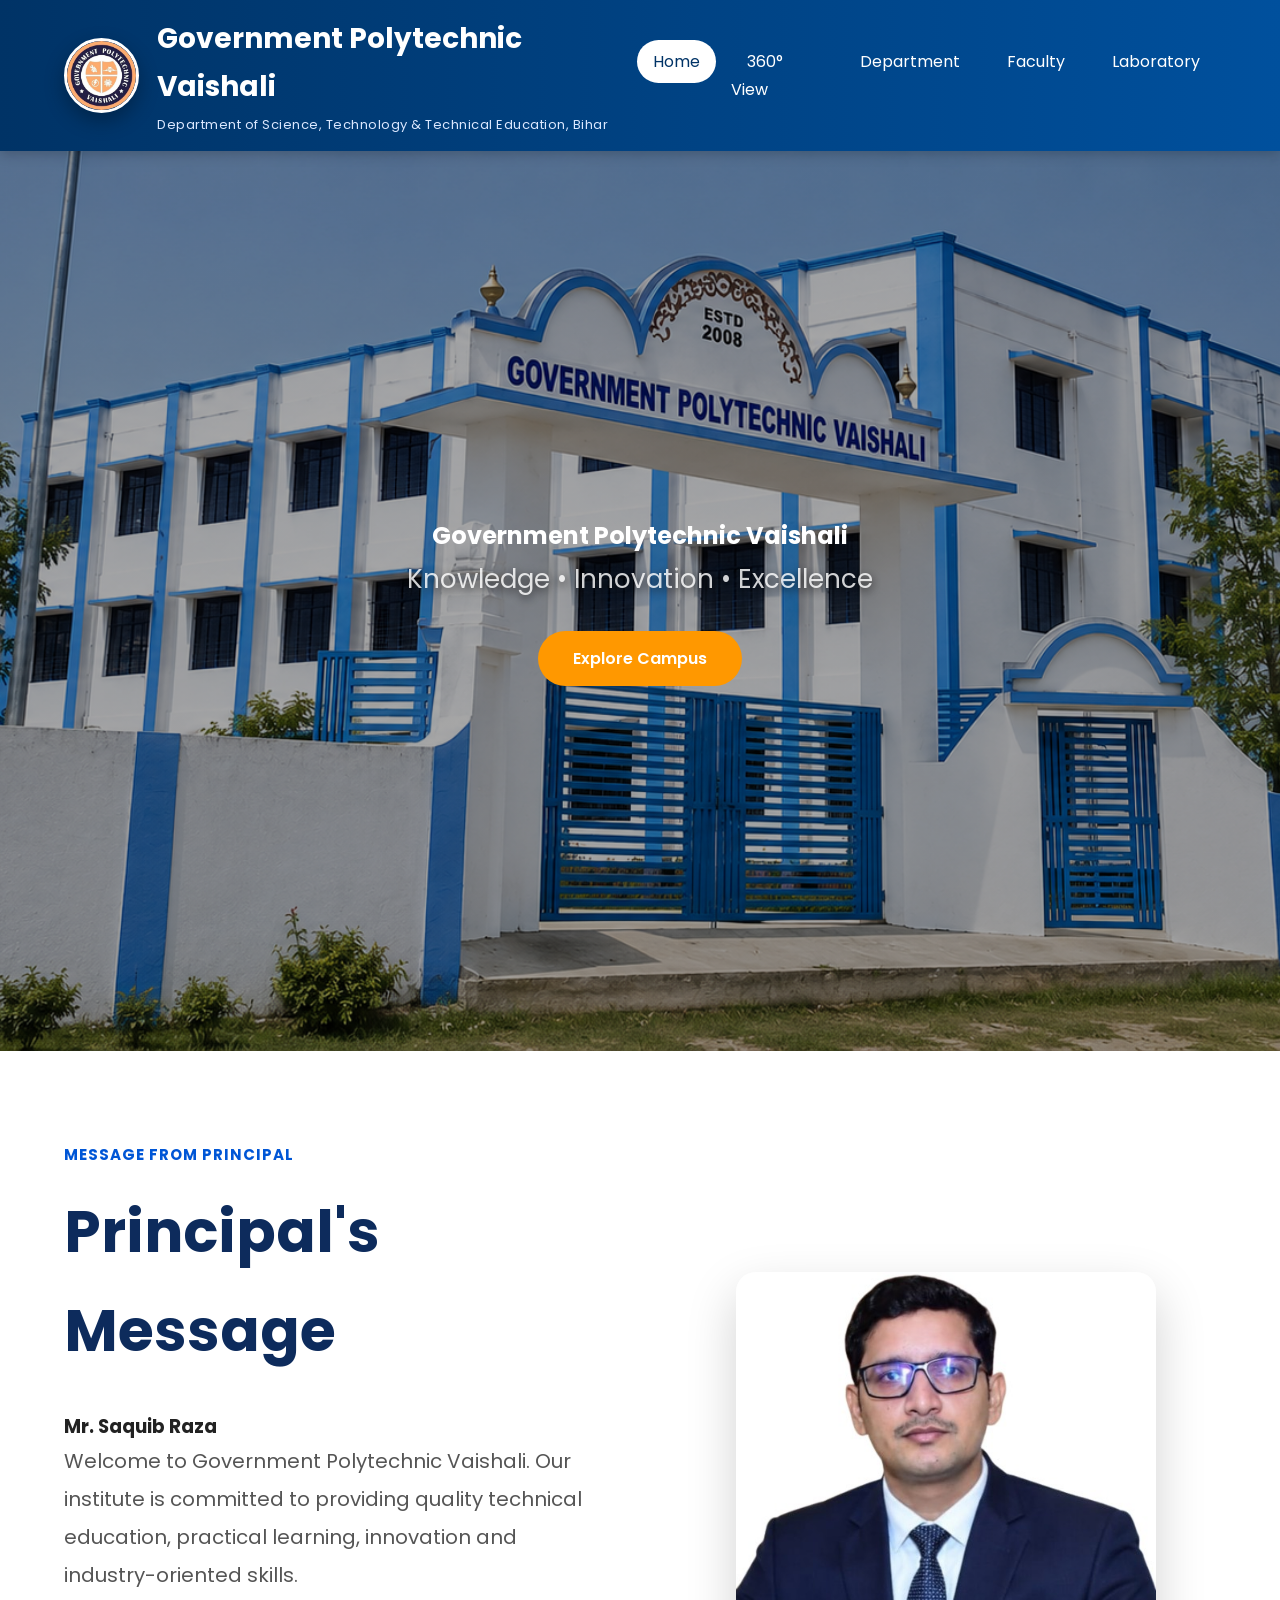
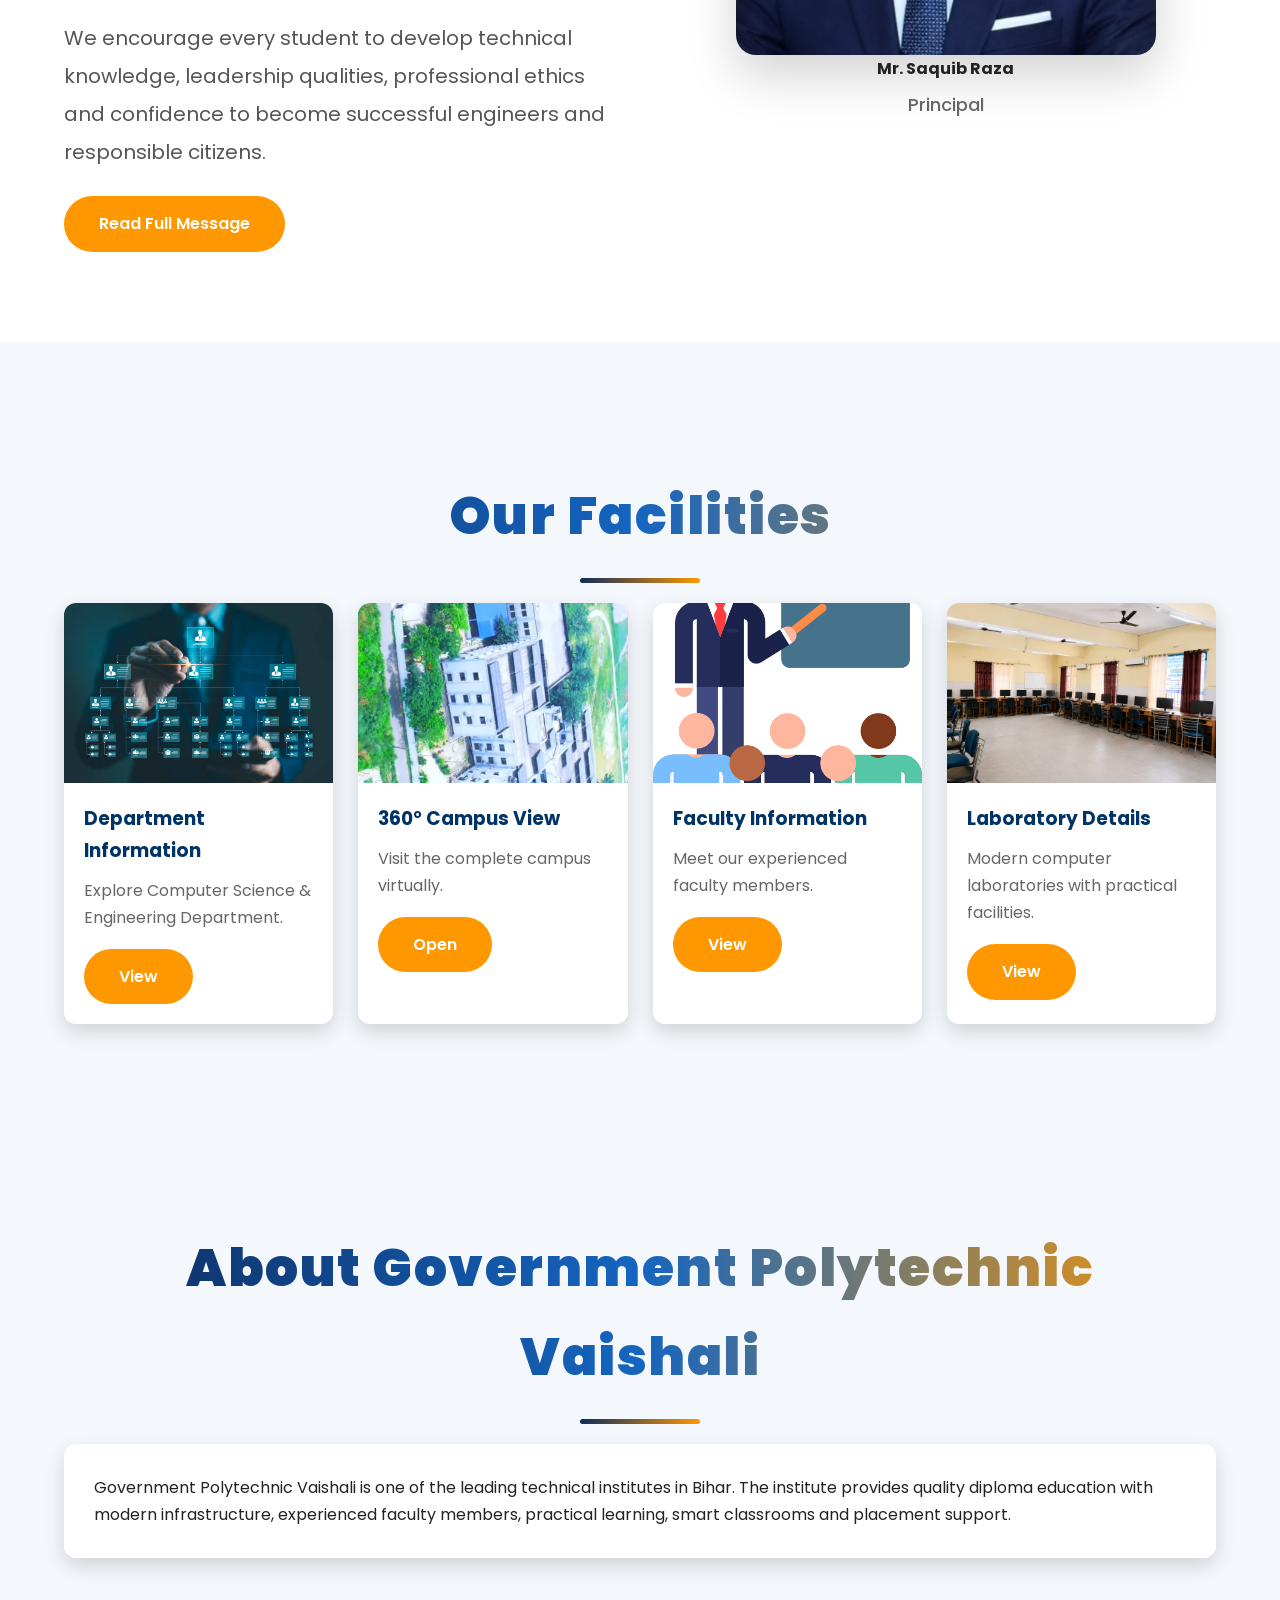
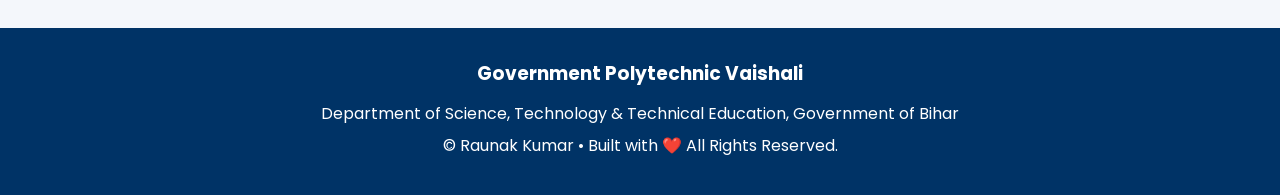
<file: index.html>
<!DOCTYPE html>
<html lang="en">
<head>
    <meta charset="UTF-8">
    <meta name="viewport" content="width=device-width, initial-scale=1.0">
    <meta name="description" content="Government Polytechnic Vaishali Official Website">
    <title>Government Polytechnic Vaishali</title>

    <link rel="stylesheet" href="CSS/style.css">
</head>

<body>

<!-- ================= HEADER ================= -->

<header>

    <div class="container navbar">

      <div class="logo">

<img src="IMAGE/Clg Logo.jpg" alt="Logo">

<div>

<h2>Government Polytechnic Vaishali</h2>

<p>Department of Science, Technology & Technical Education, Bihar</p>

</div>

</div>

        <nav>

            <ul>

                <li><a href="index.html" class="active">Home</a></li>

                <li><a href="view360.html">360° View</a></li>

                <li><a href="department.html">Department</a></li>

                <li><a href="faculty.html">Faculty</a></li>

                <li><a href="lab.html">Laboratory</a></li>

            </ul>

        </nav>

    </div>

</header>

<!-- ================= HERO ================= -->

<section class="hero">

    <div class="hero-content">

        <h1>
    <span class="govt">Government Polytechnic</span>
    <span class="vaishali">Vaishali</span>
</h1>
        <p>
            Knowledge • Innovation • Excellence
        </p>

        <a href="view360.html" class="btn">
            Explore Campus
        </a>

    </div>

</section>

<!-- ================= PRINCIPAL ================= -->

<section class="principal-section">

    <div class="container principal-container">

        <div class="principal-content">

            <span class="sub-title">MESSAGE FROM PRINCIPAL</span>

            <h2>Principal's Message</h2>

            <h3>Mr. Saquib Raza</h3> <!-- Yahan Principal ka naam likho -->

            <p>
                Welcome to Government Polytechnic Vaishali. Our institute is committed
                to providing quality technical education, practical learning,
                innovation and industry-oriented skills.
            </p>

            <p>
                We encourage every student to develop technical knowledge,
                leadership qualities, professional ethics and confidence
                to become successful engineers and responsible citizens.
            </p>

            <a href="#" class="btn">Read Full Message</a>

        </div>

        <div class="principal-image">

            <img src="IMAGE/principalsir.jpg" alt="Principal">

            <h4>Mr. Saquib Raza</h4>
            <p>Principal</p>

        </div>

    </div>

</section>
<!-- ================= FACILITIES ================= -->

<section>

<div class="container">

<h2 class="section-title">

Our Facilities

</h2>

<div class="cards">

<div class="card">

<img src="IMAGE/departmentimage.jpeg" alt="Department">

<div class="card-content">

<h3>Department Information</h3>

<p>

Explore Computer Science &
Engineering Department.

</p>

<a href="department.html" class="btn">

View

</a>

</div>

</div>

<div class="card">

<img src="IMAGE/Screenshot 2026-07-28 155534.png" alt="Campus">

<div class="card-content">

<h3>360° Campus View</h3>

<p>

Visit the complete campus
virtually.

</p>

<a href="view360.html" class="btn">

Open

</a>

</div>

</div>

<div class="card">

<img src="IMAGE/classroom.png" alt="Faculty">

<div class="card-content">

<h3>Faculty Information</h3>

<p>

Meet our experienced faculty
members.

</p>

<a href="faculty.html" class="btn">

View

</a>

</div>

</div>

<div class="card">

<img src="IMAGE/dbms.jpeg" alt="Lab">

<div class="card-content">

<h3>Laboratory Details</h3>

<p>

Modern computer laboratories
with practical facilities.

</p>

<a href="lab.html" class="btn">

View

</a>

</div>

</div>

</div>

</div>

</section>

<!-- ================= ABOUT ================= -->

<section>

<div class="container">

<h2 class="section-title">

About Government Polytechnic Vaishali

</h2>

<div class="lab-box">

<p>

Government Polytechnic Vaishali is one of the leading
technical institutes in Bihar. The institute provides
quality diploma education with modern infrastructure,
experienced faculty members, practical learning,
smart classrooms and placement support.

</p>

</div>

</div>

</section>

<!-- ================= FOOTER ================= -->

<footer>

<h3>

Government Polytechnic Vaishali

</h3>

<p>

Department of Science, Technology &
Technical Education, Government of Bihar

</p>

<p>

© Raunak Kumar • Built with ❤️
All Rights Reserved.

</p>

</footer>

</body>
</html>
</file>
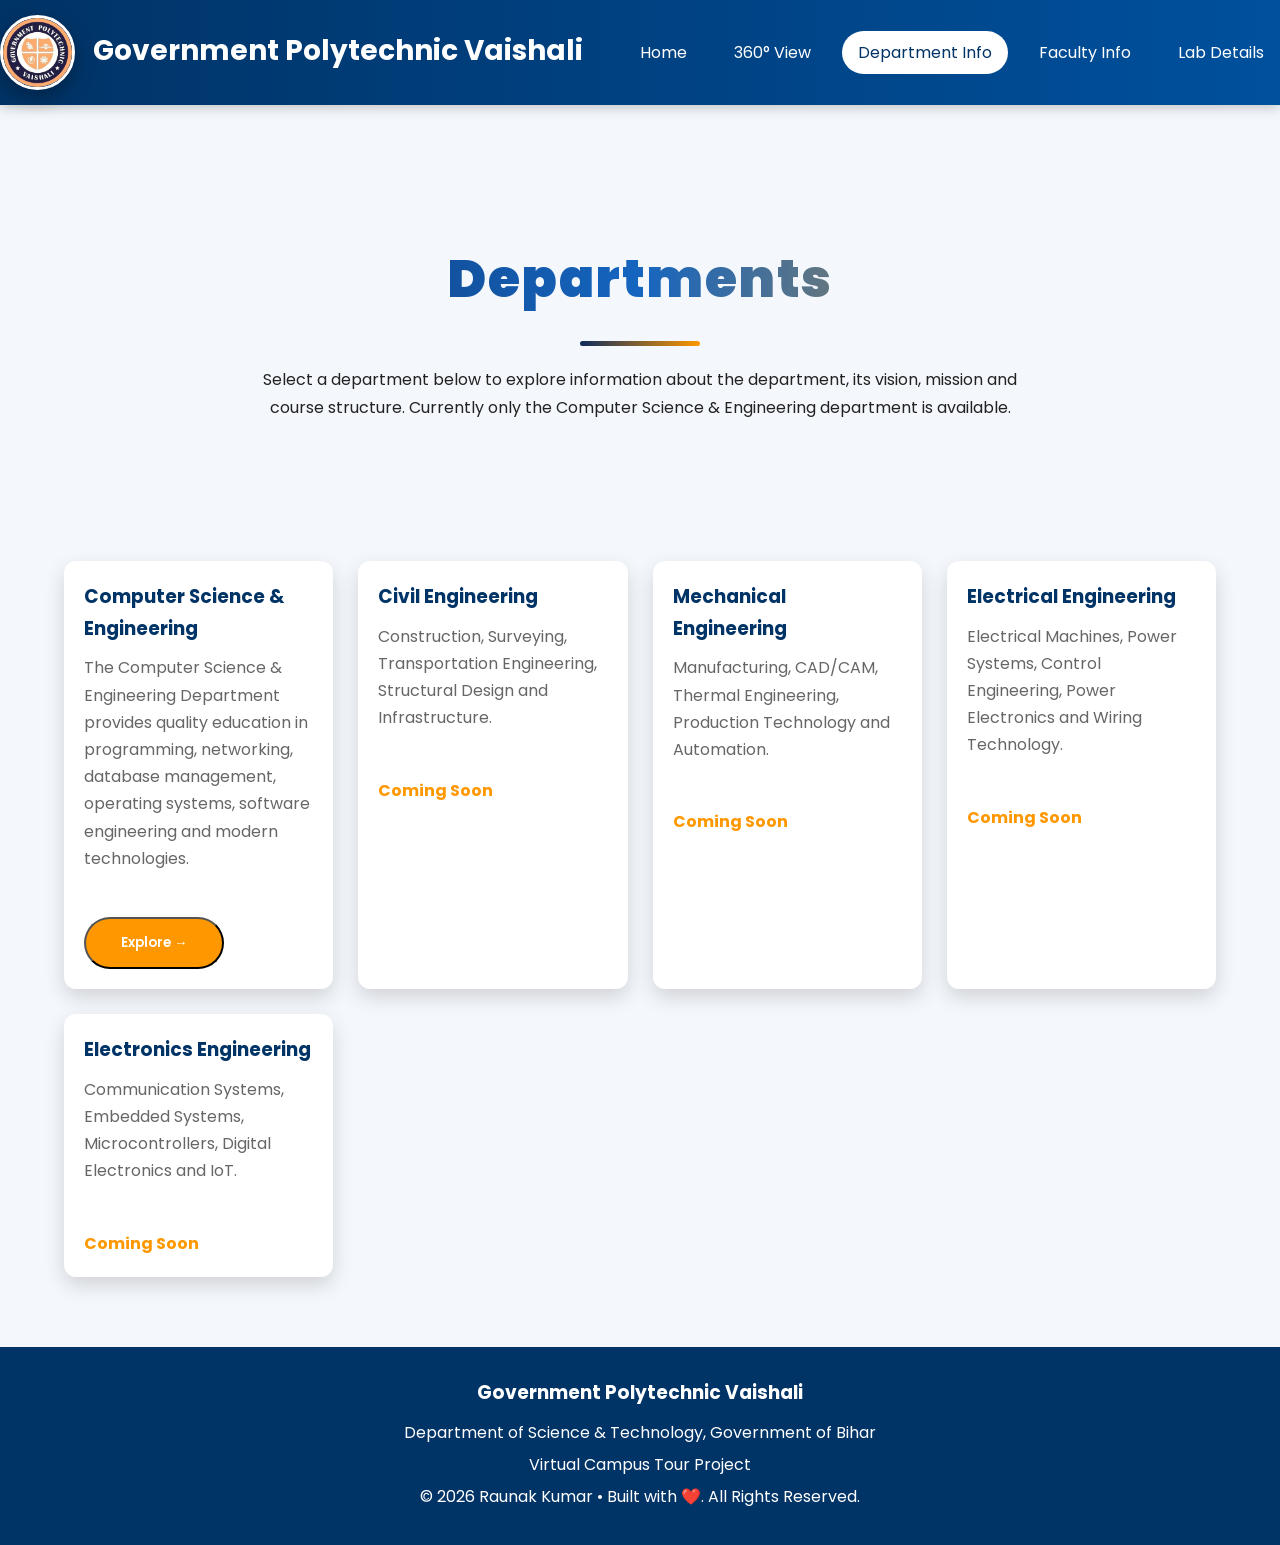
<file: department.html>
<!DOCTYPE html>
<html lang="en">

<head>

<meta charset="UTF-8">
<meta name="viewport" content="width=device-width, initial-scale=1.0">

<title>Department Information | Government Polytechnic Vaishali</title>

<link rel="stylesheet" href="CSS/style.css">

</head>

<body>

<!-- ================= HEADER ================= -->

<header>

<div class="navbar">

<div class="logo">
<img src="IMAGE/Clg Logo.jpg" alt="College Logo">
<h2>Government Polytechnic Vaishali</h2>
</div>

<nav>
<ul>
<li><a href="index.html">Home</a></li>
<li><a href="view360.html">360° View</a></li>
<li><a href="department.html" class="active">Department Info</a></li>
<li><a href="faculty.html">Faculty Info</a></li>
<li><a href="lab.html">Lab Details</a></li>
</ul>
</nav>

</div>

</header>

<!-- ================= PAGE================= -->

<section>

<div class="container">

<h2 class="section-title">
Departments
</h2>

<p style="text-align:center;max-width:800px;margin:auto;">
Select a department below to explore information about the department,
its vision, mission and course structure.
Currently only the Computer Science & Engineering department is available.
</p>

</div>

</section>

<!-- ================= DEPARTMENTS ================= -->

<section>

<div class="container">

<div class="cards">

<!-- CSE -->

<div class="card">

<div class="card-content">

<h3>Computer Science & Engineering</h3>

<p>

The Computer Science & Engineering Department provides
quality education in programming, networking,
database management, operating systems,
software engineering and modern technologies.

</p>

<br>

<button class="btn" id="exploreBtn">

Explore →

</button>

</div>

</div>

<!-- CIVIL -->

<div class="card">

<div class="card-content">

<h3>Civil Engineering</h3>

<p>

Construction, Surveying,
Transportation Engineering,
Structural Design and Infrastructure.

</p>

<br>

<b style="color:#ff9800;">Coming Soon</b>

</div>

</div>

<!-- MECHANICAL -->

<div class="card">

<div class="card-content">

<h3>Mechanical Engineering</h3>

<p>

Manufacturing,
CAD/CAM,
Thermal Engineering,
Production Technology
and Automation.

</p>

<br>

<b style="color:#ff9800;">Coming Soon</b>

</div>

</div>

<!-- ELECTRICAL -->

<div class="card">

<div class="card-content">

<h3>Electrical Engineering</h3>

<p>

Electrical Machines,
Power Systems,
Control Engineering,
Power Electronics
and Wiring Technology.

</p>

<br>

<b style="color:#ff9800;">Coming Soon</b>

</div>

</div>

<!-- ELECTRONICS -->

<div class="card">

<div class="card-content">

<h3>Electronics Engineering</h3>

<p>

Communication Systems,
Embedded Systems,
Microcontrollers,
Digital Electronics
and IoT.

</p>

<br>

<b style="color:#ff9800;">Coming Soon</b>

</div>

</div>

</div>

</div>

</section>

<!-- ===================================================
     CSE DETAILS
     Hidden initially
=================================================== -->

<section id="cseSection" style="display:none;">

<div class="container">

<h2 class="section-title">

Computer Science & Engineering Department

</h2>

<!-- ABOUT -->

<div class="lab-box">

<h3>About Department</h3>

<p>

The Computer Science & Engineering Department provides
quality technical education in Programming,
Database Management System,
Computer Networks,
Operating Systems,
Software Engineering,
Web Technologies,
Cloud Computing
and Emerging Technologies.

</p>

<br>

<p>

Students gain theoretical knowledge together with
practical laboratory experience through
projects,
seminars,
industrial visits,
technical workshops
and skill-based learning.

</p>

</div>

<br>

<!-- VISION & MISSION -->

<div class="cards">

<div class="card">

<div class="card-content">

<h3>Vision</h3>

<p>

To become a leading Computer Science &
Engineering Department by providing
quality technical education and producing
competent engineers with innovation,
leadership,
professional ethics
and lifelong learning.

</p>

</div>

</div>

<div class="card">

<div class="card-content">

<h3>Mission</h3>

<p>

• Provide quality technical education.

<br><br>

• Develop programming and analytical skills.

<br><br>

• Encourage innovation,
research
and teamwork.

<br><br>

• Prepare students for
industry,
entrepreneurship
and higher education.

</p>

</div>

</div>

</div>

<br><br>

<!-- COURSE STRUCTURE -->

<h2 class="section-title">

Course Structure

</h2>

<div class="lab-box">

<h3>

Click a Semester to View Subjects

</h3>

<div class="semester">

<button class="btn semester-btn" data-target="sem1">

▶ Semester I

</button>

<div id="sem1" class="semester-content" style="display:none;">

<!-- ================= SEMESTER I ================= -->

<ul>

<li>Engineering Mathematics - I</li>

<li>Engineering Physics</li>

<li>Engineering Chemistry</li>

<li>Communication Skills</li>

<li>Basic Electrical Engineering</li>

<li>Workshop Practice</li>

</ul>

</div>

<br>

<button class="btn semester-btn" data-target="sem2">

▶ Semester II

</button>

<div id="sem2" class="semester-content" style="display:none;">

<ul>

<li>Engineering Mathematics - II</li>

<li>Applied Physics</li>

<li>Web Technology</li>

<li>Object Oriented Programming Using C++</li>

<li>Communication Skills - II</li>

</ul>

</div>

<br>

<button class="btn semester-btn" data-target="sem3">

▶ Semester III

</button>

<div id="sem3" class="semester-content" style="display:none;">

<ul>

<li>Data Structure & Algorithm</li>

<li>Python Programming</li>

<li>Discrete Structure</li>

<li>Digital Electronics & Microprocessor</li>

<li>Operating System</li>

</ul>

</div>

<br>

<button class="btn semester-btn" data-target="sem4">

▶ Semester IV

</button>

<div id="sem4" class="semester-content" style="display:none;">

<!-- ================= SEMESTER IV ================= -->

<ul>

<li>Java Programming</li>

<li>Theory of Computation</li>

<li>Database Management System</li>

<li>Computer Organization & Architecture</li>

<li>Computer Troubleshooting & Maintenance</li>

<li>Environmental Education & Sustainable Development</li>

<li>Employability Skills Development</li>

</ul>

</div>

<br>

<!-- ================= SEMESTER V ================= -->

<button class="btn semester-btn" data-target="sem5">

▶ Semester V

</button>

<div id="sem5" class="semester-content" style="display:none;">

<ul>

<li>Data Communication & Computer Network</li>

<li>Software Engineering</li>

<li>Programme Elective - I</li>

<li>Open Elective - I</li>

<li>Entrepreneurship Development & Start-ups</li>

<li>Summer Internship - II</li>

<li>Minor Project</li>

</ul>

</div>

<br>

<!-- ================= SEMESTER VI ================= -->

<button class="btn semester-btn" data-target="sem6">

▶ Semester VI

</button>

<div id="sem6" class="semester-content" style="display:none;">

<ul>

<li>Cloud Computing</li>

<li>Computer Network with Linux & Windows</li>

<li>Programme Elective - II</li>

<li>Open Elective - II</li>

<li>Major Project</li>

</ul>

</div>

</div>

</div>

</section>

<!-- ================= FOOTER ================= -->

<footer>

<h3>Government Polytechnic Vaishali</h3>

<p>Department of Science & Technology, Government of Bihar</p>

<p>Virtual Campus Tour Project</p>

<p>© 2026 Raunak Kumar • Built with ❤️. All Rights Reserved.</p>

</footer>

<!-- ================= JAVASCRIPT ================= -->

<script src="JS/department.js"></script>

</body>

</html>
</file>
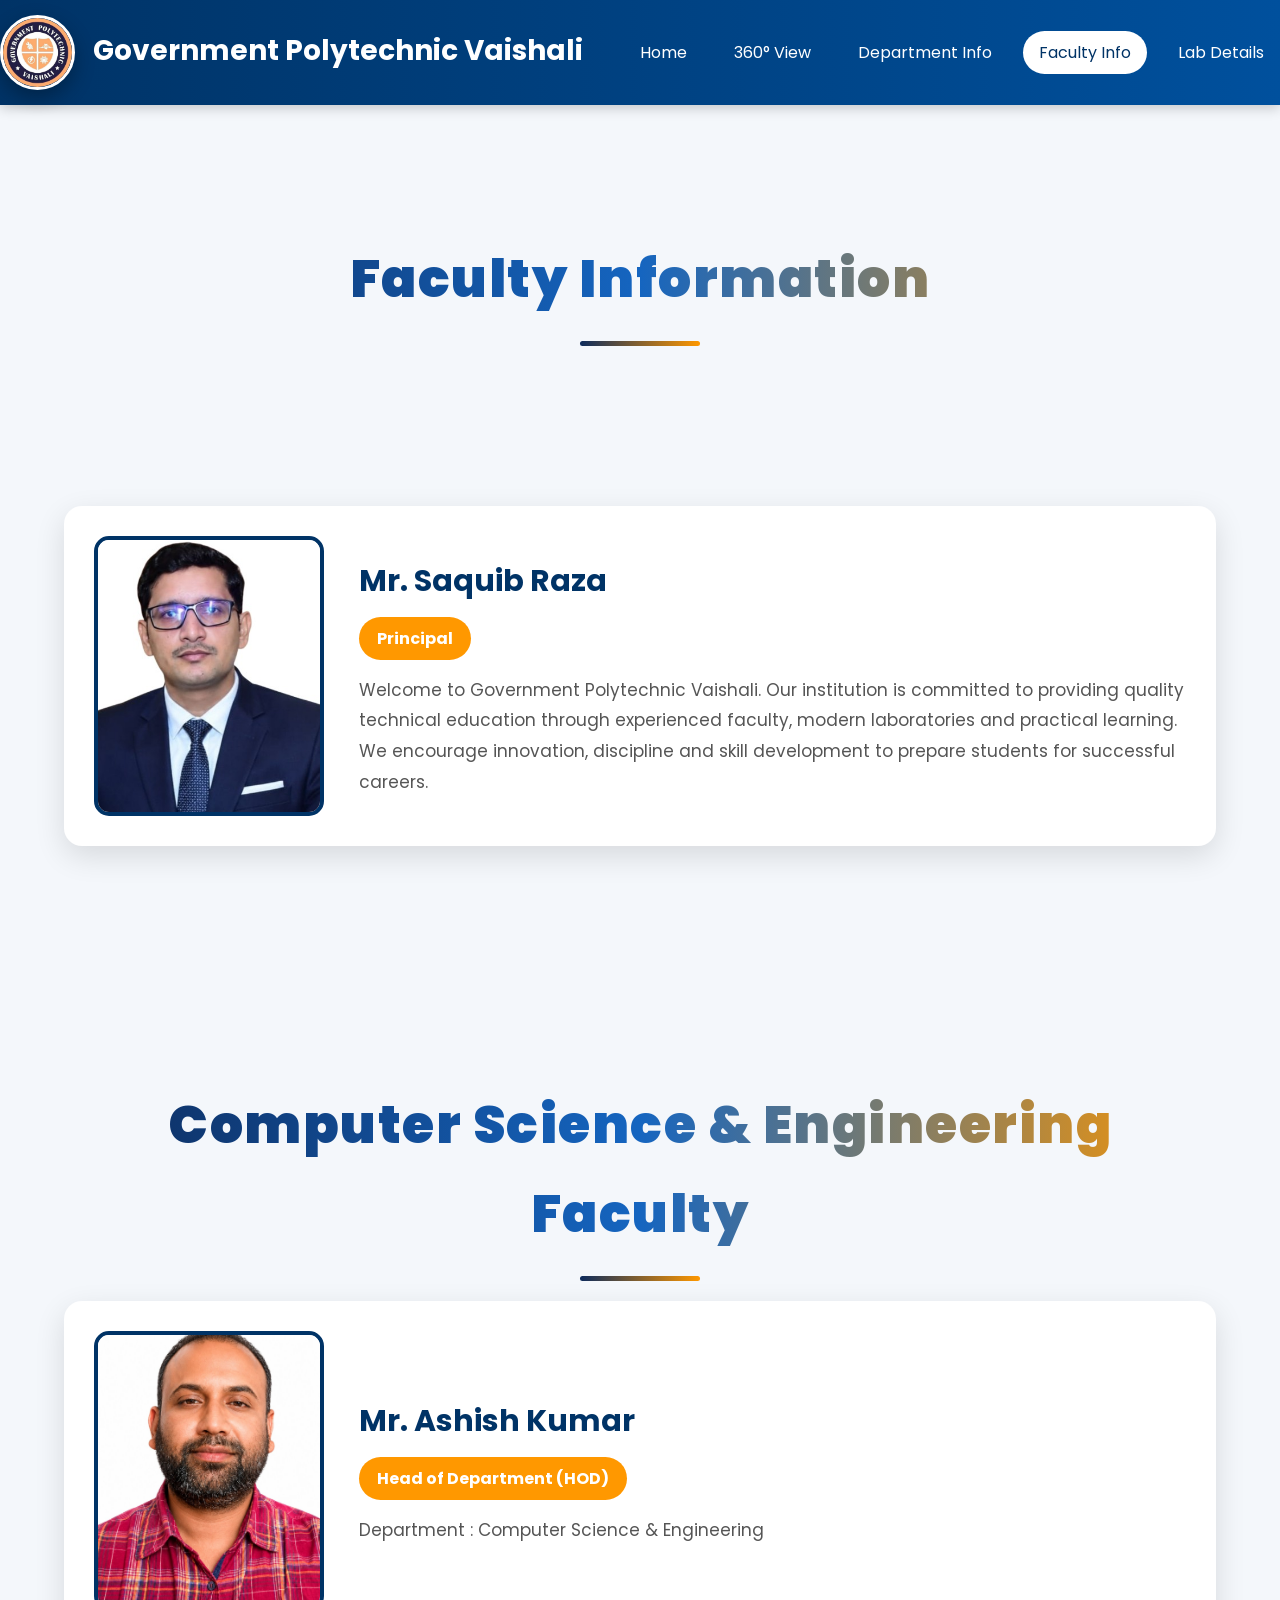
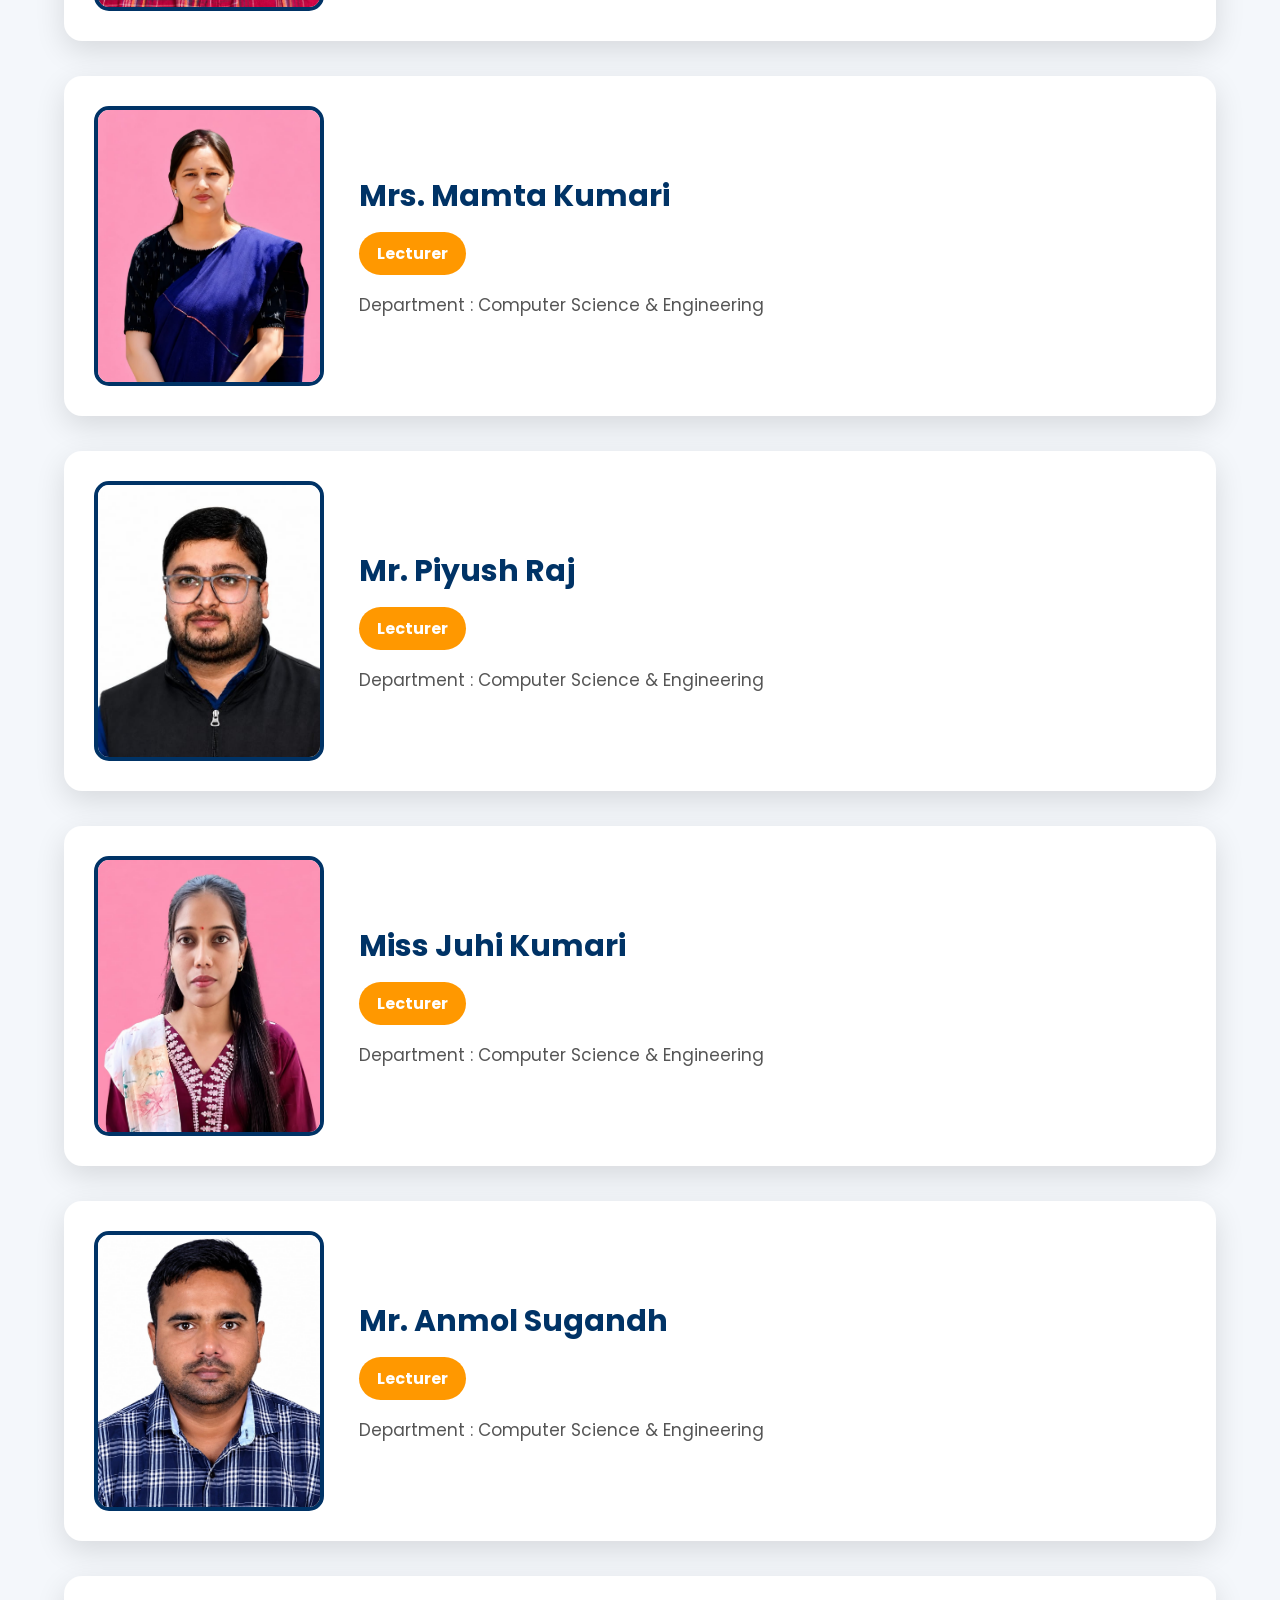
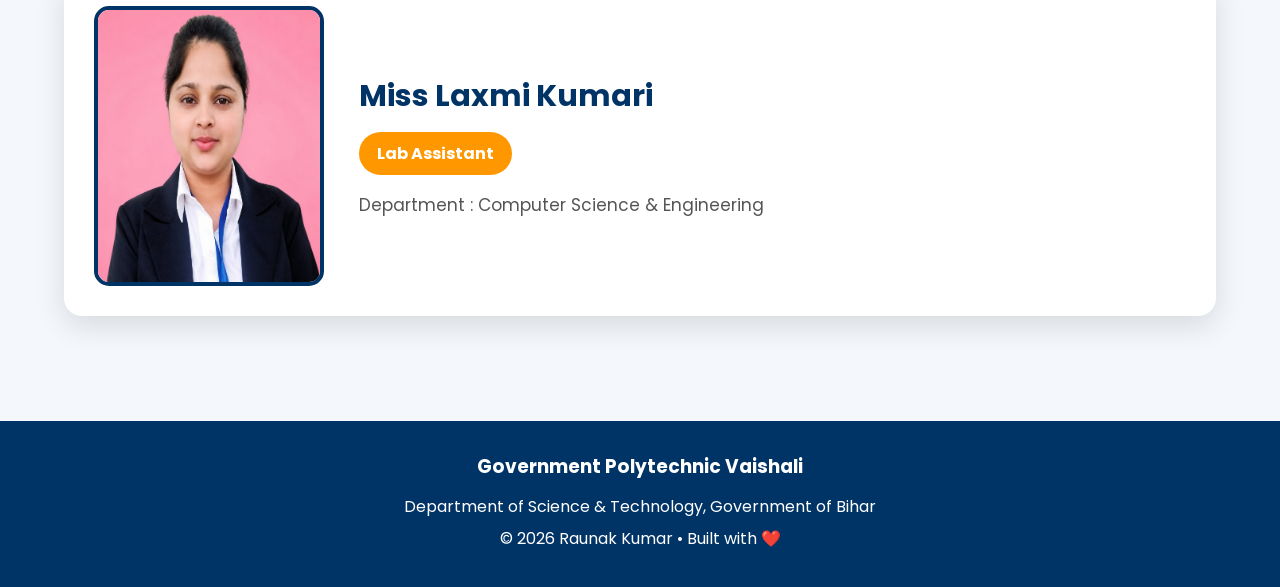
<file: faculty.html>
<!DOCTYPE html>
<html lang="en">

<head>

<meta charset="UTF-8">
<meta name="viewport" content="width=device-width, initial-scale=1.0">

<title>Faculty Information | Government Polytechnic Vaishali</title>

<link rel="stylesheet" href="CSS/style.css">

</head>

<body>

<!-- ================= HEADER ================= -->

<header>

<div class="navbar">

<div class="logo">

<img src="IMAGE/Clg Logo.jpg" alt="College Logo">

<h2>Government Polytechnic Vaishali</h2>

</div>

<nav>

<ul>

<li><a href="index.html">Home</a></li>

<li><a href="view360.html">360° View</a></li>

<li><a href="department.html">Department Info</a></li>

<li><a href="faculty.html" class="active">Faculty Info</a></li>

<li><a href="lab.html">Lab Details</a></li>

</ul>

</nav>

</div>

</header>

<!-- ================= TITLE ================= -->

<section>

<div class="container">

<h2 class="section-title">

Faculty Information

</h2>

</div>

</section>

<!-- ================= PRINCIPAL ================= -->

<section>

<div class="container">

<div class="faculty-box">

<img src="IMAGE/principalsir.jpg" alt="Principal">

<div class="faculty-info">

<h3>Mr. Saquib Raza</h3>

<h4>Principal</h4>

<p>

Welcome to Government Polytechnic Vaishali. Our institution is committed to providing quality technical education through experienced faculty, modern laboratories and practical learning. We encourage innovation, discipline and skill development to prepare students for successful careers.

</p>

</div>

</div>

</div>

</section>

<!-- ================= FACULTY MEMBERS ================= -->

<section>

<div class="container">

<h2 class="section-title">

Computer Science & Engineering Faculty

</h2>

<!-- HOD -->

<div class="faculty-box">

<img src="IMAGE/Ashish Sir.jpeg" alt="Ashish Kumar">

<div class="faculty-info">

<h3>Mr. Ashish Kumar</h3>

<h4>Head of Department (HOD)</h4>

<p>

Department : Computer Science & Engineering

</p>

</div>

</div>

<!-- Faculty -->

<div class="faculty-box">

<img src="IMAGE/Mamta Mam.jpeg" alt="Mamta Kumari">

<div class="faculty-info">

<h3>Mrs. Mamta Kumari</h3>

<h4>Lecturer</h4>

<p>

Department : Computer Science & Engineering

</p>


</div>

</div>

<div class="faculty-box">

<img src="IMAGE/Piyush Sir.jpeg" alt="Piyush Raj">

<div class="faculty-info">

<h3>Mr. Piyush Raj</h3>

<h4>Lecturer</h4>

<p>

Department : Computer Science & Engineering

</p>



</div>

</div>

<div class="faculty-box">

<img src="IMAGE/Juhi Mam.jpeg" alt="Juhi Kumari">

<div class="faculty-info">

<h3>Miss Juhi Kumari</h3>

<h4>Lecturer</h4>

<p>

Department : Computer Science & Engineering

</p>



</div>

</div>

<div class="faculty-box">

<img src="IMAGE/Anmol-Sir.jpeg" alt="Anmol Sugandh">

<div class="faculty-info">

<h3>Mr. Anmol Sugandh</h3>

<h4>Lecturer</h4>

<p>

Department : Computer Science & Engineering

</p>



</div>

</div>

<div class="faculty-box">

<img src="IMAGE/Lakshmi Mam.jpeg" alt="Laxmi Kumari">

<div class="faculty-info">

<h3>Miss Laxmi Kumari</h3>

<h4>Lab Assistant</h4>

<p>

Department : Computer Science & Engineering

</p>



</div>

</div>

</div>

</section>

<!-- ================= FOOTER ================= -->

<footer>

<h3>Government Polytechnic Vaishali</h3>

<p>Department of Science & Technology, Government of Bihar</p>

<p>© 2026 Raunak Kumar • Built with ❤️</p>

</footer>

</body>

</html>
</file>
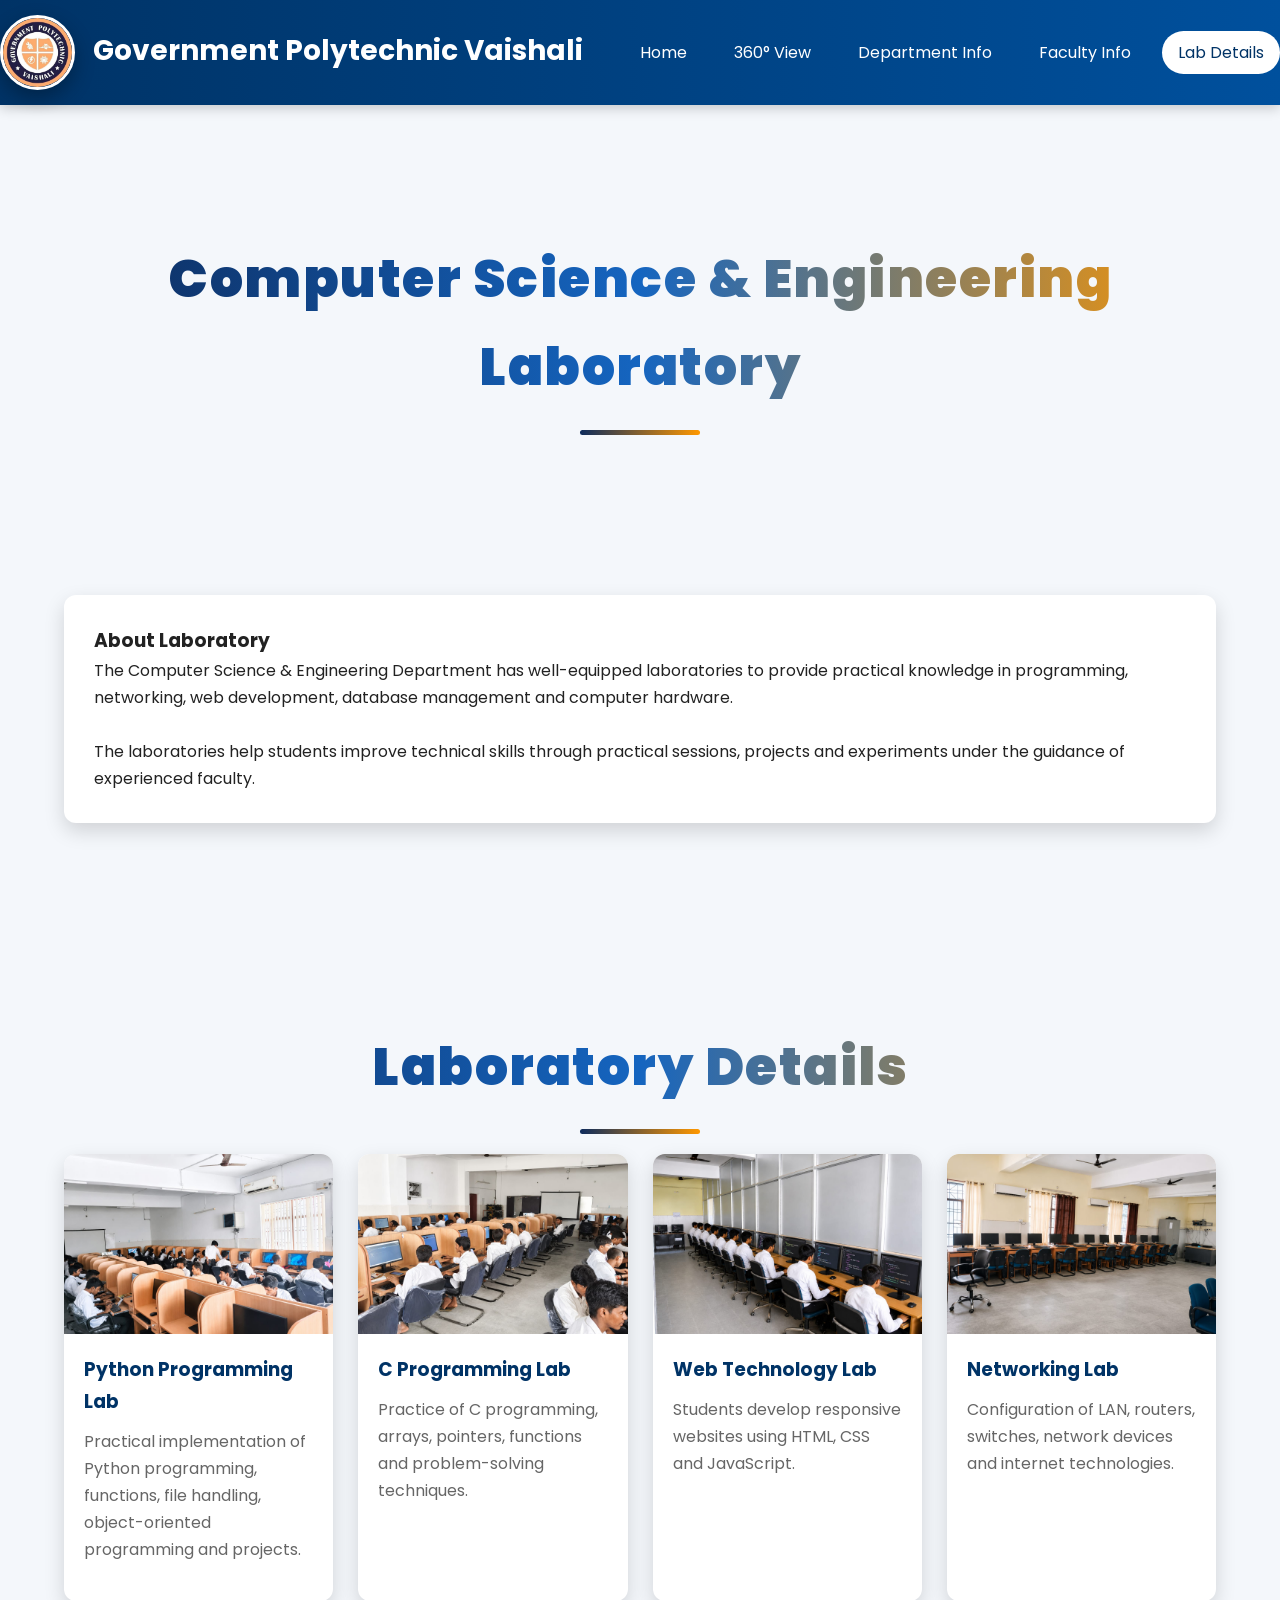
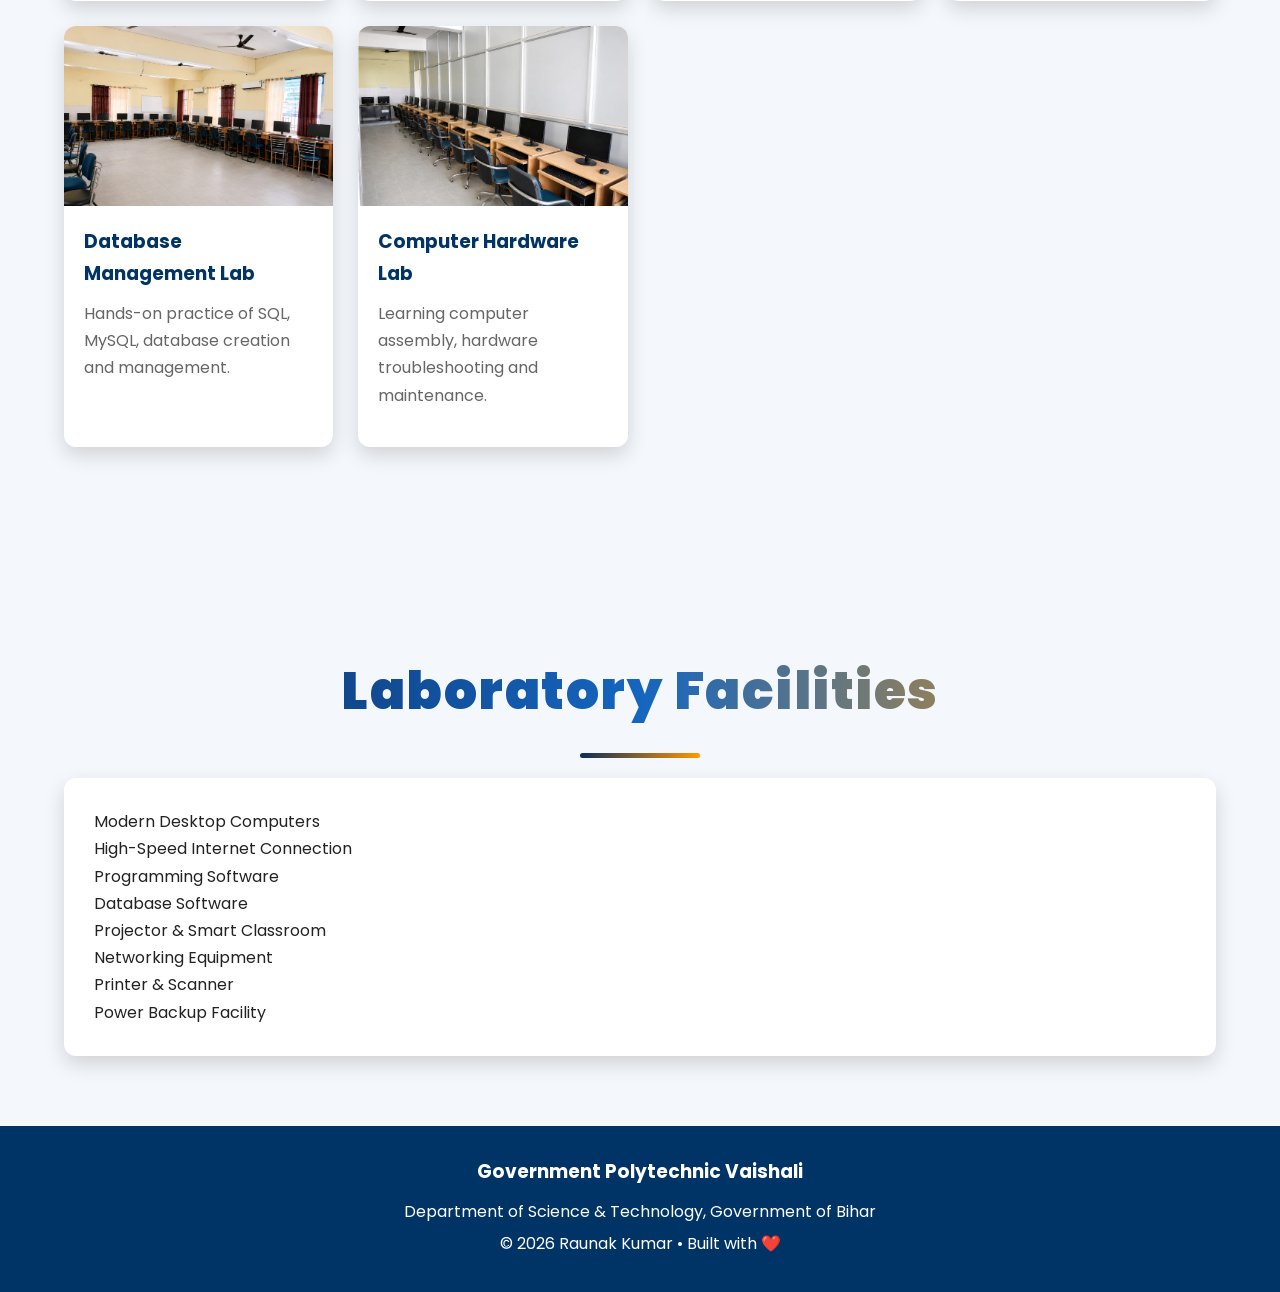
<file: lab.html>
<!DOCTYPE html>
<html lang="en">

<head>

<meta charset="UTF-8">
<meta name="viewport" content="width=device-width, initial-scale=1.0">

<title>Lab Details | Government Polytechnic Vaishali</title>

<link rel="stylesheet" href="CSS/style.css">

</head>

<body>

<!-- ================= HEADER ================= -->

<header>

<div class="navbar">

<div class="logo">

<img src="IMAGE/Clg Logo.jpg" alt="College Logo">

<h2>Government Polytechnic Vaishali</h2>

</div>

<nav>

<ul>

<li><a href="index.html">Home</a></li>

<li><a href="view360.html">360° View</a></li>

<li><a href="department.html">Department Info</a></li>

<li><a href="faculty.html">Faculty Info</a></li>

<li><a href="lab.html" class="active">Lab Details</a></li>

</ul>

</nav>

</div>

</header>

<!-- ================= PAGE TITLE ================= -->

<section>

<div class="container">

<h2 class="section-title">

Computer Science & Engineering Laboratory

</h2>

</div>

</section>

<!-- ================= INTRODUCTION ================= -->

<section>

<div class="container">

<div class="lab-box">

<h3>About Laboratory</h3>

<p>

The Computer Science & Engineering Department has well-equipped laboratories
to provide practical knowledge in programming, networking, web development,
database management and computer hardware.

</p>

<br>

<p>

The laboratories help students improve technical skills through practical
sessions, projects and experiments under the guidance of experienced faculty.

</p>

</div>

</div>

</section>

<!-- ================= LABS ================= -->

<section>

<div class="container">

<h2 class="section-title">

Laboratory Details

</h2>

<div class="cards">

<div class="card">

<img src="IMAGE/python lab phtoto.jpeg" alt="Python Lab">

<div class="card-content">

<h3>Python Programming Lab</h3>

<p>

Practical implementation of Python programming, functions,
file handling, object-oriented programming and projects.

</p>

</div>

</div>

<div class="card">

<img src="IMAGE/C programming Photo.jpeg" alt="C Programming Lab">

<div class="card-content">

<h3>C Programming Lab</h3>

<p>

Practice of C programming, arrays, pointers,
functions and problem-solving techniques.

</p>

</div>

</div>

<div class="card">

<img src="IMAGE/webtech.jpeg" alt="Web Technology Lab">

<div class="card-content">

<h3>Web Technology Lab</h3>

<p>

Students develop responsive websites using
HTML, CSS and JavaScript.

</p>

</div>

</div>

<div class="card">

<img src="IMAGE/network.jpeg" alt="Networking Lab">

<div class="card-content">

<h3>Networking Lab</h3>

<p>

Configuration of LAN, routers, switches,
network devices and internet technologies.

</p>

</div>

</div>

<div class="card">

<img src="IMAGE/dbms.jpeg" alt="Database Lab">

<div class="card-content">

<h3>Database Management Lab</h3>

<p>

Hands-on practice of SQL, MySQL,
database creation and management.

</p>

</div>

</div>

<div class="card">

<img src="IMAGE/hardware.jpeg" alt="Hardware Lab">

<div class="card-content">

<h3>Computer Hardware Lab</h3>

<p>

Learning computer assembly,
hardware troubleshooting and maintenance.

</p>

</div>

</div>

</div>

</div>

</section>

<!-- ================= FACILITIES ================= -->

<section>

<div class="container">

<h2 class="section-title">

Laboratory Facilities

</h2>

<div class="lab-box">

<ul>

<li>Modern Desktop Computers</li>

<li>High-Speed Internet Connection</li>

<li>Programming Software</li>

<li>Database Software</li>

<li>Projector & Smart Classroom</li>

<li>Networking Equipment</li>

<li>Printer & Scanner</li>

<li>Power Backup Facility</li>

</ul>

</div>

</div>

</section>

<!-- ================= FOOTER ================= -->

<footer>

<h3>Government Polytechnic Vaishali</h3>

<p>Department of Science & Technology, Government of Bihar</p>

<p>© 2026 Raunak Kumar • Built with ❤️</p>

</footer>

</body>

</html>
</file>
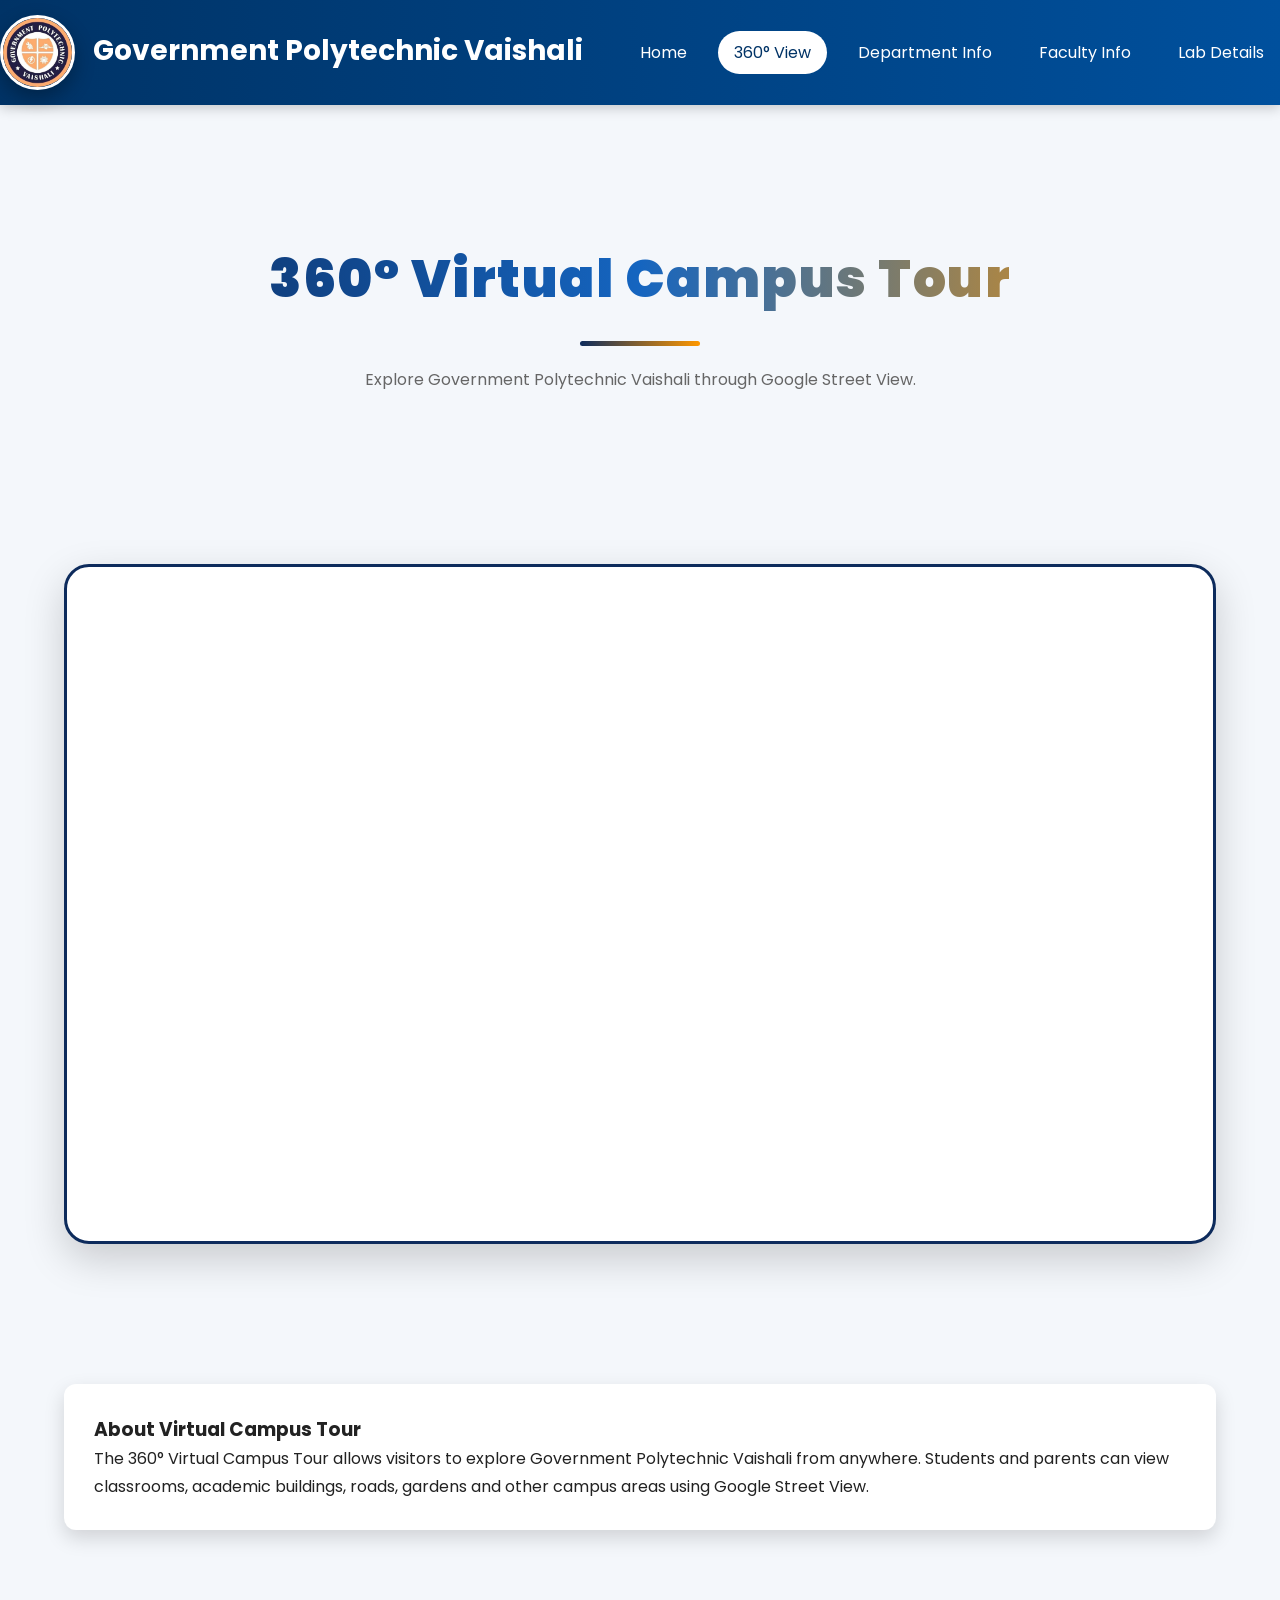
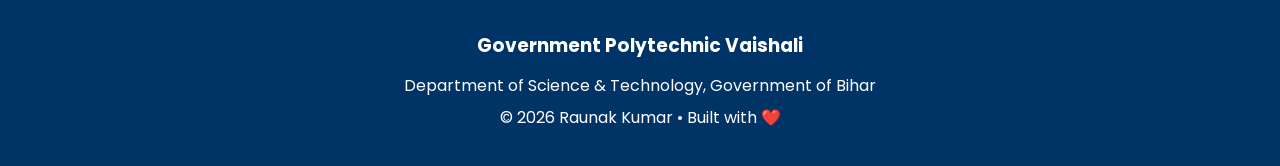
<file: view360.html>
<!DOCTYPE html>
<html lang="en">
<head>

<meta charset="UTF-8">
<meta name="viewport" content="width=device-width, initial-scale=1.0">

<title>360° Campus View | Government Polytechnic Vaishali</title>

<link rel="stylesheet" href="CSS/style.css">

</head>

<body>

<!-- ================= HEADER ================= -->

<header>

    <div class="navbar">

        <div class="logo">

            <img src="IMAGE/Clg Logo.jpg" alt="College Logo">

            <h2>Government Polytechnic Vaishali</h2>

        </div>

        <nav>

            <ul>

                <li><a href="index.html">Home</a></li>

                <li><a href="view360.html" class="active">360° View</a></li>

                <li><a href="department.html">Department Info</a></li>

                <li><a href="faculty.html">Faculty Info</a></li>

                <li><a href="lab.html">Lab Details</a></li>

            </ul>

        </nav>

    </div>

</header>

<!-- ================= PAGE TITLE ================= -->

<section>

    <div class="container">

        <h2 class="section-title">

            360° Virtual Campus Tour

        </h2>

        <p style="text-align:center; color:#666; margin-bottom:30px;">

            Explore Government Polytechnic Vaishali through Google Street View.

        </p>

    </div>

</section>

<!-- ================= GOOGLE 360 VIEW ================= -->

<section>

    <div class="container">

        <div class="viewer">

            <iframe
                src="https://www.google.com/maps/embed?pb=!4v1784880955276!6m8!1m7!1s4JWX4vmbLmfI8rkyVpukcQ!2m2!1d25.96695693920441!2d85.26850456026206!3f255.74336027748762!4f-7.211331116782915!5f0.7820865974627469"
                loading="lazy"
                allowfullscreen=""
                referrerpolicy="strict-origin-when-cross-origin">
            </iframe>

        </div>

    </div>

</section>

<!-- ================= INFORMATION ================= -->

<section>

    <div class="container">

        <div class="lab-box">

            <h3>About Virtual Campus Tour</h3>

            <p>

                The 360° Virtual Campus Tour allows visitors to explore
                Government Polytechnic Vaishali from anywhere.

                Students and parents can view classrooms, academic buildings,
                roads, gardens and other campus areas using Google Street View.

            </p>

        </div>

    </div>

</section>

<!-- ================= FOOTER ================= -->

<footer>

    <h3>Government Polytechnic Vaishali</h3>

    <p>
        Department of Science & Technology, Government of Bihar
    </p>

    <p>
        © 2026 Raunak Kumar • Built with ❤️
    </p>

</footer>

</body>
</html>
</file>
<file: CSS/style.css>
/* =====================================
   Government Polytechnic Vaishali
   style.css
===================================== */

@import url('https://fonts.googleapis.com/css2?family=Poppins:wght@300;400;500;600;700&display=swap');

*{
    margin:0;
    padding:0;
    box-sizing:border-box;
    font-family:'Poppins',sans-serif;
    scroll-behavior:smooth;
}

:root{
    --primary:#003366;
    --secondary:#00509d;
    --accent:#ff9800;
    --light:#f4f7fb;
    --white:#ffffff;
    --dark:#222;
    --gray:#666;
    --shadow:0 8px 20px rgba(0,0,0,.15);
    --radius:12px;
}

body{
    background:var(--light);
    color:var(--dark);
    line-height:1.7;
}

img{
    max-width:100%;
    display:block;
}

a{
    text-decoration:none;
}

ul{
    list-style:none;
}

.container{
    width:90%;
    max-width:1200px;
    margin:auto;
}

/* ================= HEADER ================= */

header{
    position:sticky;
    top:0;
    z-index:1000;
    background:linear-gradient(90deg,var(--primary),var(--secondary));
    box-shadow:0 3px 12px rgba(0,0,0,.2);
}

.navbar{
    display:flex;
    justify-content:space-between;
    align-items:center;
    padding:15px 0;
}

.logo{
    display:flex;
    align-items:center;
    gap:18px;
}

.logo img{
    width:75px;
    height:75px;
    border-radius:50%;
    border:3px solid white;
    box-shadow:0 8px 20px rgba(0,0,0,.3);
}

.logo h2{
    color:#fff;
    font-size:28px;
    font-weight:700;
    margin-bottom:4px;
}

.logo p{
    color:#dbe8ff;
    font-size:13px;
    letter-spacing:.5px;
}
/* ================= NAVBAR ================= */

nav ul{
    display:flex;
    gap:15px;
}

nav ul li a{
    color:white;
    padding:10px 16px;
    border-radius:30px;
    transition:.3s;
}

nav ul li a:hover,
nav ul li a.active{
    background:white;
    color:var(--primary);
}
/*=======hero====*/
.hero{
    min-height:100vh;
    display:flex;
    justify-content:center;
    align-items:center;
    text-align:center;
    padding:0 20px;

    background:
    linear-gradient(rgba(0,0,0,.35),rgba(0,0,0,.35)),
    url("../IMAGE/CollegeImage.png");

    background-size:cover;
    background-position:center;
    background-repeat:no-repeat;

    color:white;
}


.hero-content{
    max-width:900px;
}

.hero p{
    font-size:26px;
    color:#ffffff;
    opacity:.9;
    text-shadow:0 3px 10px rgba(0,0,0,.8);
}
.hero p{
    font-size:26px;
    color:rgba(255,255,255,.9);
    margin-bottom:30px;
    text-shadow:0 3px 10px rgba(0,0,0,.8);
}


.btn{
    display:inline-block;
    background:#ff9800;
    color:white;
    padding:14px 35px;
    border-radius:50px;
    font-weight:600;
    text-decoration:none;
}
/* ================= SECTION ================= */

section{
    padding:70px 0;
}

.section-title{
    text-align:center;
    font-size:36px;
    color:var(--primary);
    margin-bottom:40px;
}

.section-title::after{
    content:"";
    display:block;
    width:80px;
    height:4px;
    background:var(--accent);
    margin:12px auto;
}



/* ================= PRINCIPAL ================= */

.principal-section{
    padding:90px 0;
    background:#fff;
}

.principal-container{
    display:flex;
    justify-content:space-between;
    align-items:center;
    gap:70px;
}

.principal-content{
    flex:1;
}

.sub-title{
    color:#0056d6;
    font-size:15px;
    font-weight:700;
    letter-spacing:1px;
    text-transform:uppercase;
}

.principal-content h2{
    font-size:58px;
    color:#0d2b5c;
    margin:15px 0 30px;
}

.principal-content p{
    font-size:20px;
    color:#555;
    line-height:1.9;
    margin-bottom:25px;
}

.principal-image{
    flex:1;
    display:flex;
    justify-content:center;
}

.principal-image img{
    width:420px;
    border-radius:20px;
    box-shadow:0 20px 50px rgba(0,0,0,.18);
    transition:.4s;
}

.principal-image img:hover{
    transform:scale(1.05);
}

@media(max-width:900px){

.principal-container{
    flex-direction:column-reverse;
    text-align:center;
}

.principal-content h2{
    font-size:40px;
}

.principal-image img{
    width:300px;
}

}
.principal-image{
    flex:1;
    display:flex;
    flex-direction:column;
    align-items:center;
    justify-content:center;
    text-align:center;
}

.principal-image h3{
    margin-top:20px;
    font-size:28px;
    color:#0d2b5c;
    font-weight:700;
}

.principal-image p{
    margin-top:8px;
    font-size:18px;
    color:#666;
    font-weight:500;
}

/* ================= FACULTY ================= */

.faculty-box{
    display:flex;
    align-items:center;
    gap:35px;
    background:#fff;
    padding:30px;
    margin-bottom:35px;
    border-radius:18px;
    box-shadow:0 10px 30px rgba(0,0,0,.12);
    transition:.3s;
}

.faculty-box:hover{
    transform:translateY(-8px);
    box-shadow:0 18px 40px rgba(0,0,0,.18);
}

.faculty-box img{
    width:230px;
    height:280px;
    object-fit:cover;
    border-radius:15px;
    border:4px solid var(--primary);
}

.faculty-info{
    flex:1;
}

.faculty-info h3{
    color:var(--primary);
    font-size:30px;
    margin-bottom:10px;
}

.faculty-info h4{
    display:inline-block;
    background:var(--accent);
    color:#fff;
    padding:8px 18px;
    border-radius:30px;
    font-size:16px;
    margin-bottom:15px;
}

.faculty-info p{
    color:#555;
    font-size:17px;
    line-height:1.8;
}

@media(max-width:768px){

.faculty-box{
    flex-direction:column;
    text-align:center;
}

.faculty-box img{
    width:190px;
    height:230px;
}

}

/* ================= CARDS ================= */

.cards{
    display:grid;
    grid-template-columns:repeat(auto-fit,minmax(250px,1fr));
    gap:25px;
}

.card{
    background:white;
    border-radius:var(--radius);
    overflow:hidden;
    box-shadow:var(--shadow);
    transition:.3s;
    cursor: pointer;
}

.card{
    position:relative;
}

.card img{
    width:100%;
    height:180px;       /* photo ki height kam kar di */
    object-fit:cover;
    display:block;
}

.card-content{
    padding:20px;
}

.card-content h3{
    color:var(--primary);
    margin-bottom:10px;
}

.card-content p{
    color:var(--gray);
    margin-bottom:18px;
}

/* ================= ABOUT ================= */

.lab-box{
    background:white;
    padding:30px;
    border-radius:var(--radius);
    box-shadow:var(--shadow);
}

/* ================= 360 VIEW ================= */

.viewer{
    background:white;
    padding:12px;
    border-radius:25px;

    border:3px solid #0d2b5c;

    box-shadow:
    0 15px 40px rgba(0,0,0,.18);
}
.viewer:hover{
    box-shadow:
    0 25px 60px rgba(0,0,0,0.25);

    transform:translateY(-5px);
}


.viewer iframe{
    width:100%;
    height:650px;

    border:none;
    border-radius:18px;

    display:block;
}

.viewer::before{
    content:"360° CAMPUS VIEW";
    position:absolute;
    top:35px;
    left:35px;

    background:linear-gradient(135deg,#ff9800,#ffb74d);
    color:white;

    padding:8px 20px;
    border-radius:50px;

    font-size:14px;
    font-weight:700;
    letter-spacing:1px;

    z-index:2;
    box-shadow:0 8px 20px rgba(0,0,0,.2);
}






/* Professional Heading */

.section-title{
    text-align:center;

    font-size:52px;
    font-weight:900;

    margin:60px 0 20px;

    background:
    linear-gradient(
        90deg,
        #0d2b5c,
        #1565c0,
        #ff9800
    );

    -webkit-background-clip:text;
    color:transparent;

    letter-spacing:1.5px;
}


.section-title::after{

    content:"";

    display:block;

    width:120px;
    height:5px;

    margin:18px auto 0;

    background:
    linear-gradient(
        90deg,
        #0d2b5c,
        #ff9800
    );

    border-radius:20px;
}



/* Mobile Responsive */

@media(max-width:768px){

.viewer{
    padding:12px;
    border-radius:20px;
}


.viewer iframe{
    height:380px;
}


.section-title{
    font-size:34px;
}

.viewer::before{
    top:25px;
    left:25px;
    font-size:11px;
}

}

/* ================= FOOTER ================= */

footer{
    background:var(--primary);
    color:white;
    text-align:center;
    padding:30px 15px;
}

footer h3{
    margin-bottom:10px;
}

footer p{
    margin:5px 0;
}

/* ================= SEMESTER ================= */

.semester{
    margin-top:20px;
}

.semester-btn{
    width:100%;
    background:var(--primary);
    color:white;
    padding:15px;
    border:none;
    border-radius:8px;
    cursor:pointer;
    font-size:16px;
    margin-bottom:10px;
}

.semester-content{
    display:none;
    background:white;
    padding:20px;
    border-radius:10px;
    box-shadow:var(--shadow);
    margin-bottom:20px;
}

.semester-content ul{
    list-style:disc;
    padding-left:25px;
}

.semester-content li{
    margin:8px 0;
}

/* ================= RESPONSIVE ================= */

@media(max-width:992px){

.navbar{
    flex-direction:column;
}

nav ul{
    flex-wrap:wrap;
    justify-content:center;
    margin-top:15px;
}

.hero{
    text-align:center;
    justify-content:center;
}

.hero-content{
    order:2;
}

.hero-image{
    order:1;
}

.faculty-box{
    flex-direction:column;
    text-align:center;
}

}

@media(max-width:768px){

.logo h2{
    font-size:18px;
}

.hero h1{
    font-size:34px;
}

.hero p{
    font-size:18px;
}

.section-title{
    font-size:28px;
}

.viewer iframe{
    height:400px;
}

nav ul{
    gap:8px;
}

nav ul li a{
    padding:8px 10px;
    font-size:14px;
}

.card img{
    height:200px;
}

}

@media(max-width:480px){

.hero{
    padding:40px 20px;
}

.hero h1{
    font-size:28px;
}

.hero p{
    font-size:16px;
}

.logo{
    flex-direction:column;
}

.logo h2{
    text-align:center;
    font-size:16px;
}

.btn{
    padding:10px 20px;
}

.card img{
    height:180px;
}

}
</file>
